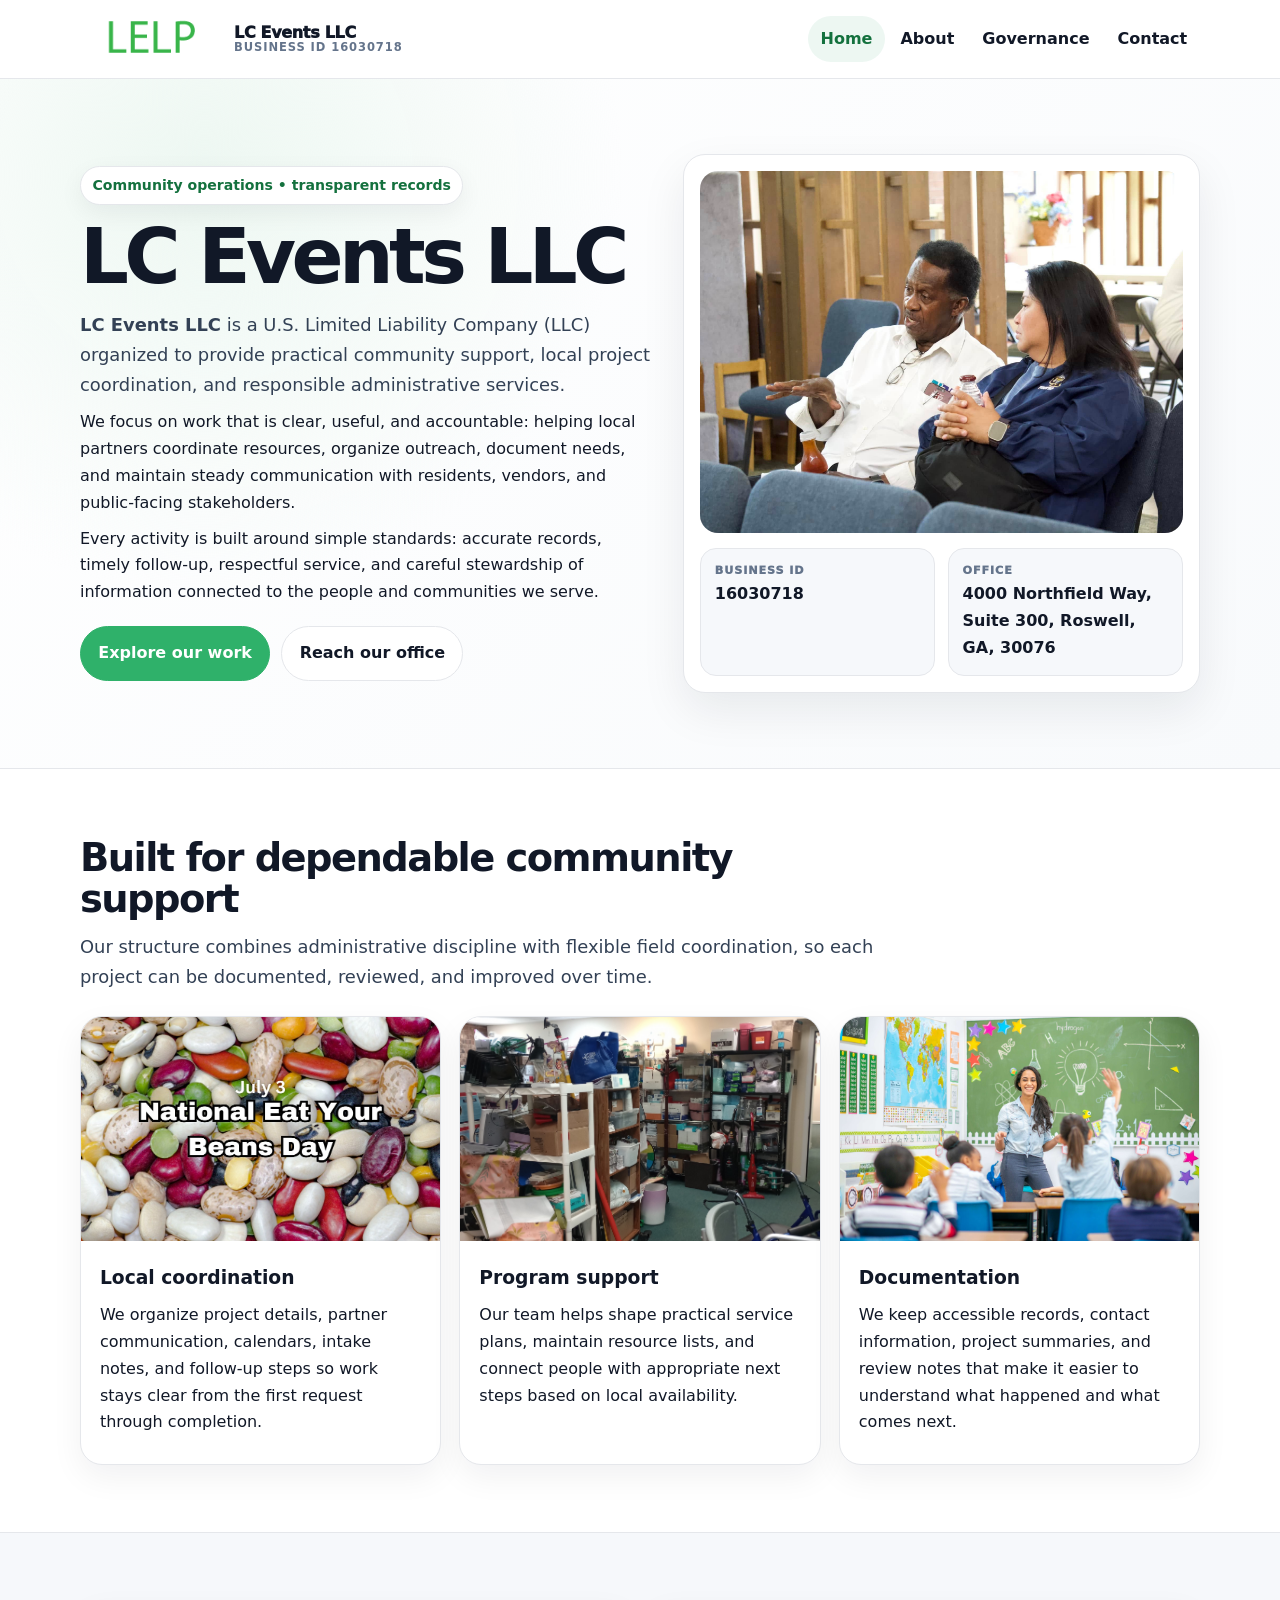
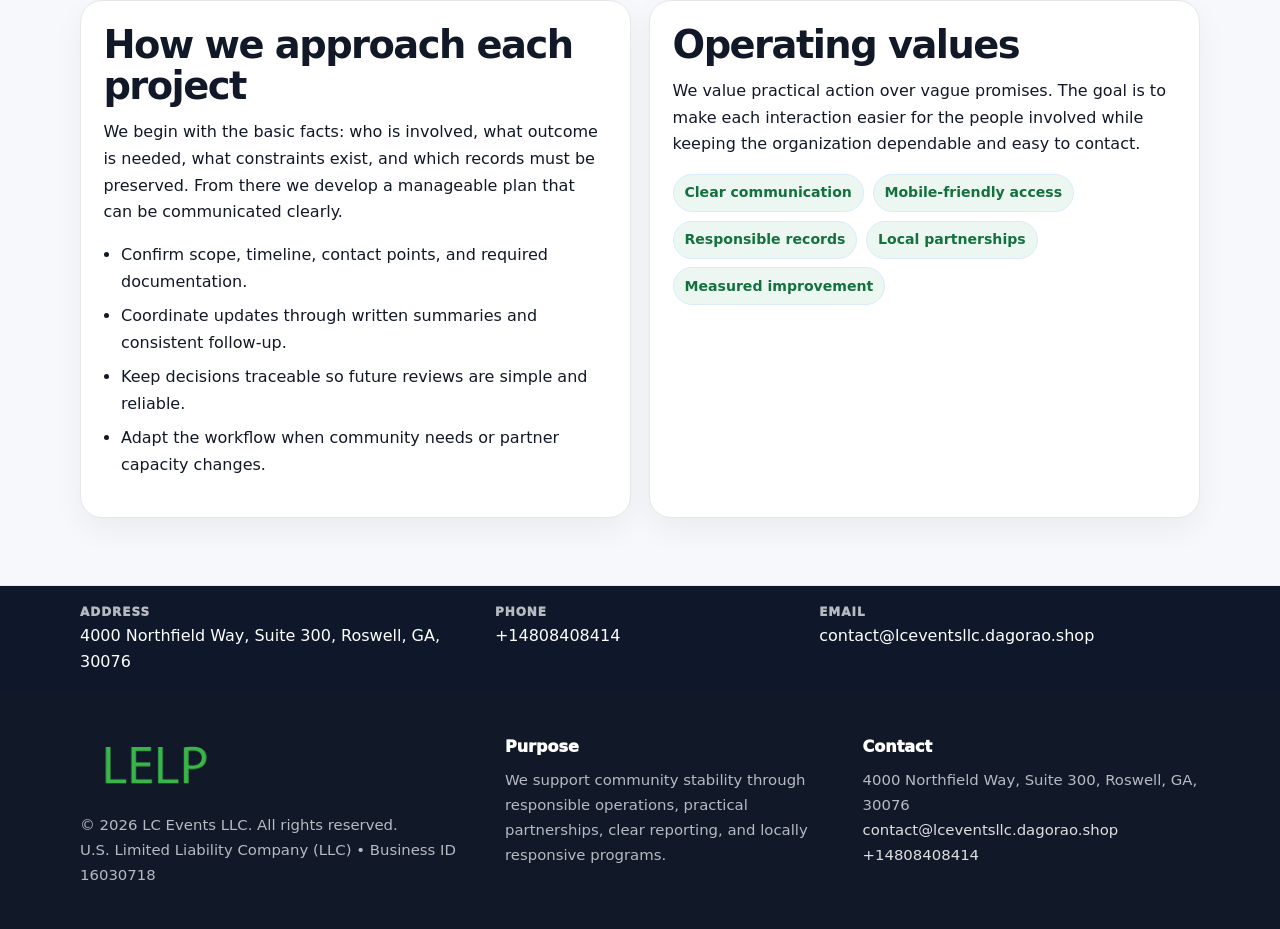
<file: index.html>
<!doctype html><html lang="en"><head><meta charset="utf-8"><meta name="viewport" content="width=device-width,initial-scale=1"><title>LC Events LLC – Nonprofit • 2025</title><link rel="stylesheet" href="assets/styles.css"><link rel="icon" href="images/logo.png"><meta name="data-ein" content="16030718"><meta name="data-name" content="LC Events LLC"><meta name="data-email" content="contact@lceventsllc.dagorao.shop"><meta name="data-phone" content="+14808408414"><meta name="data-address" content="4000 Northfield Way, Suite 300, Roswell, GA, 30076"><meta name="data-map" content="4000+Northfield+Way,+Suite+300,+Roswell,+GA,+30076">  <meta name="description" content="We are a 501(c)(3) organization advancing community services, education, and direct relief through transparent programs, local partnerships, and measurable outcomes.">
</head><body>
<div style="position:absolute;left:-9999px;top:-9999px;opacity:0" data-uniq="{{UNIQUE_BLOB}}">
  <span>We are a 501(c)(3) organization advancing community services, education, and direct relief through transparent programs, local partnerships, and measurable outcomes.</span><svg width="12" height="12" viewBox="0 0 12 12" xmlns="http://www.w3.org/2000/svg"><circle cx="6" cy="6" r="5" fill="#2b6cb0"/></svg><img src="images/hero.jpg" width="1" height="1" alt="" loading="lazy"/>
</div>
<header class="site-header"><div class="container header-inner"><a class="c9785438309" href="index.html"><img src="images/logo.png" alt="LC Events LLC logo"><span class="brand-name"><span>LC Events LLC</span><span class="brand-kicker">Business ID 16030718</span></span></a><button class="cb1ffccce7a" aria-expanded="false" aria-controls="mainnav">Menu</button><nav class="c3dbaf845a1" id="mainnav" aria-label="Main navigation"><a class="active" href="index.html">Home</a><a class="" href="about.html">About</a><a class="" href="governance.html">Governance</a><a class="" href="contact.html">Contact</a></nav></div></header><main id="content"><section class="c02239d4119"><div class="container hero-grid"><div><span class="eyebrow">Community operations • transparent records</span><h1>LC Events LLC</h1><p class="c884c7cc93f"><strong>LC Events LLC</strong> is a U.S. Limited Liability Company (LLC) organized to provide practical community support, local project coordination, and responsible administrative services.</p><p>We focus on work that is clear, useful, and accountable: helping local partners coordinate resources, organize outreach, document needs, and maintain steady communication with residents, vendors, and public-facing stakeholders.</p><p>Every activity is built around simple standards: accurate records, timely follow-up, respectful service, and careful stewardship of information connected to the people and communities we serve.</p><div class="actions"><a class="c0d8b86c04f btn-primary" href="about.html">Explore our work</a><a class="c0d8b86c04f" href="contact.html">Reach our office</a></div></div><aside class="hero-card"><img src="images/hero.jpg" alt="Community planning table"><div class="mini-grid"><div class="mini"><div class="mini-label">Business ID</div><strong>16030718</strong></div><div class="mini"><div class="mini-label">Office</div><strong>4000 Northfield Way, Suite 300, Roswell, GA, 30076</strong></div></div></aside></div></section><section class="section"><div class="container"><div class="section-head"><h2>Built for dependable community support</h2><p class="c884c7cc93f">Our structure combines administrative discipline with flexible field coordination, so each project can be documented, reviewed, and improved over time.</p></div><div class="grid-3"><article class="c497275a4d9"><img src="images/community.jpg" alt="Community discussion"><div class="card-body"><h3>Local coordination</h3><p>We organize project details, partner communication, calendars, intake notes, and follow-up steps so work stays clear from the first request through completion.</p></div></article><article class="c497275a4d9"><img src="images/programs.jpg" alt="Program planning"><div class="card-body"><h3>Program support</h3><p>Our team helps shape practical service plans, maintain resource lists, and connect people with appropriate next steps based on local availability.</p></div></article><article class="c497275a4d9"><img src="images/education.jpg" alt="Education and guidance"><div class="card-body"><h3>Documentation</h3><p>We keep accessible records, contact information, project summaries, and review notes that make it easier to understand what happened and what comes next.</p></div></article></div></div></section><section class="section alt"><div class="container grid-2"><div class="text-panel"><h2>How we approach each project</h2><p>We begin with the basic facts: who is involved, what outcome is needed, what constraints exist, and which records must be preserved. From there we develop a manageable plan that can be communicated clearly.</p><ul class="list-check"><li>Confirm scope, timeline, contact points, and required documentation.</li><li>Coordinate updates through written summaries and consistent follow-up.</li><li>Keep decisions traceable so future reviews are simple and reliable.</li><li>Adapt the workflow when community needs or partner capacity changes.</li></ul></div><div class="text-panel"><h2>Operating values</h2><p>We value practical action over vague promises. The goal is to make each interaction easier for the people involved while keeping the organization dependable and easy to contact.</p><div class="pill-list"><span class="pill">Clear communication</span><span class="pill">Mobile-friendly access</span><span class="pill">Responsible records</span><span class="pill">Local partnerships</span><span class="pill">Measured improvement</span></div></div></div></section></main><section class="contact-strip"><div class="container strip-grid"><div class="strip-item"><div class="strip-label">Address</div>4000 Northfield Way, Suite 300, Roswell, GA, 30076</div><div class="strip-item"><div class="strip-label">Phone</div><a href="tel:+14808408414">+14808408414</a></div><div class="strip-item"><div class="strip-label">Email</div><a href="mailto:contact@lceventsllc.dagorao.shop">contact@lceventsllc.dagorao.shop</a></div></div></section><footer class="footer"><div class="container footer-grid"><div><img src="images/logo.png" alt=""><div class="small">© <span id="year"></span> LC Events LLC. All rights reserved.</div><div class="small">U.S. Limited Liability Company (LLC) • Business ID 16030718</div></div><div><div class="footer-title">Purpose</div><div class="small">We support community stability through responsible operations, practical partnerships, clear reporting, and locally responsive programs.</div></div><div><div class="footer-title">Contact</div><div class="small">4000 Northfield Way, Suite 300, Roswell, GA, 30076<br><a href="mailto:contact@lceventsllc.dagorao.shop">contact@lceventsllc.dagorao.shop</a><br><a href="tel:+14808408414">+14808408414</a></div></div></div></footer><script>(function(){const $=s=>document.querySelector(s);const btn=$('.menu-toggle'),nav=$('.nav');if(btn&&nav){btn.addEventListener('click',()=>{const open=nav.classList.toggle('open');btn.setAttribute('aria-expanded',open?'true':'false')});nav.querySelectorAll('a').forEach(a=>a.addEventListener('click',()=>nav.classList.remove('open')))}function g(n){const e=document.querySelector('meta[name="'+n+'"]');return e?e.content:''}function h(s){let x=2166136261>>>0;for(let i=0;i<s.length;i++){x^=s.charCodeAt(i);x=Math.imul(x,16777619)}return x>>>0}let k=(g('data-ein')||g('data-name')||location.hostname||'default');const key=h(String(k)),H=key%360,S=55+(key%18),L=44;document.documentElement.style.setProperty('--brand','hsl('+H+' '+S+'% '+L+'%)');document.documentElement.style.setProperty('--brand-ink','hsl('+H+' '+Math.min(95,S+12)+'% '+Math.max(22,L-18)+'%)');document.documentElement.style.setProperty('--soft','hsl('+H+' '+Math.max(38,S-18)+'% 95%)');const y=document.getElementById('year');if(y)y.textContent=new Date().getFullYear();})();</script></body></html>
</file>
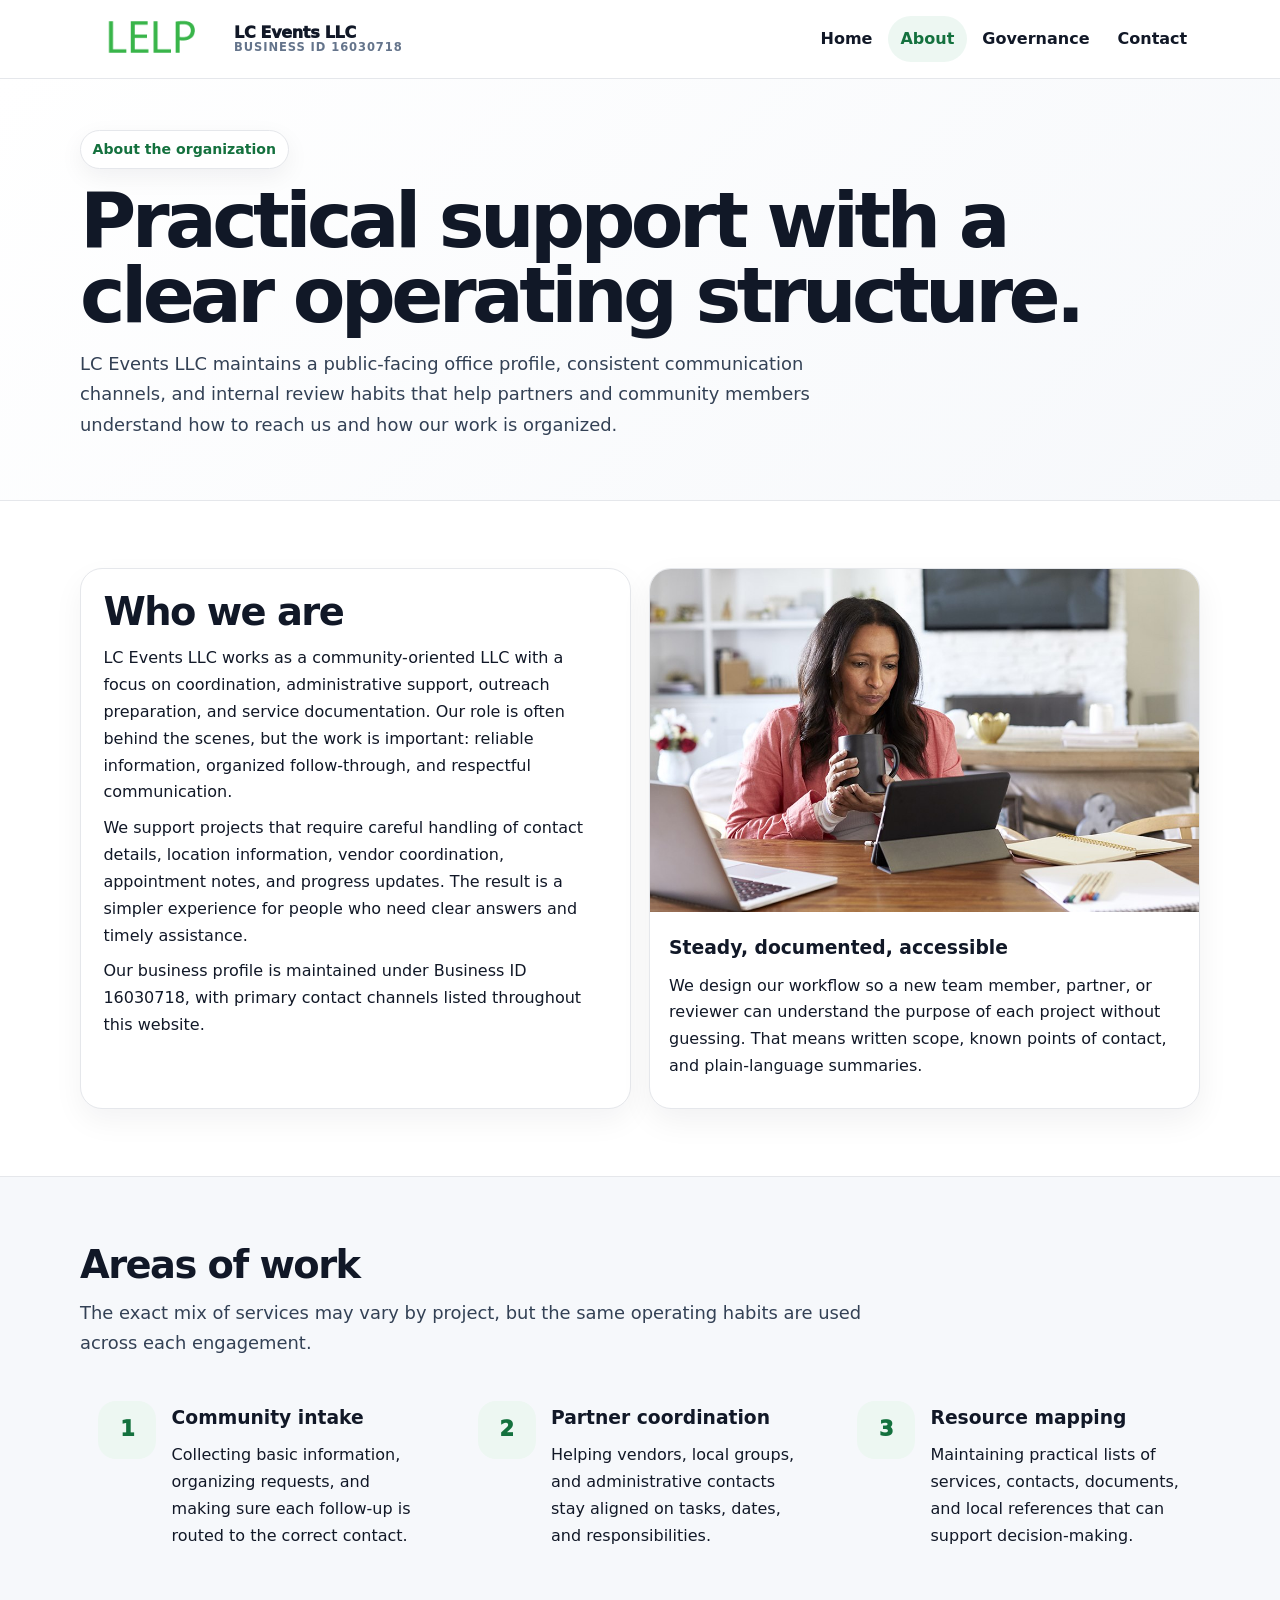
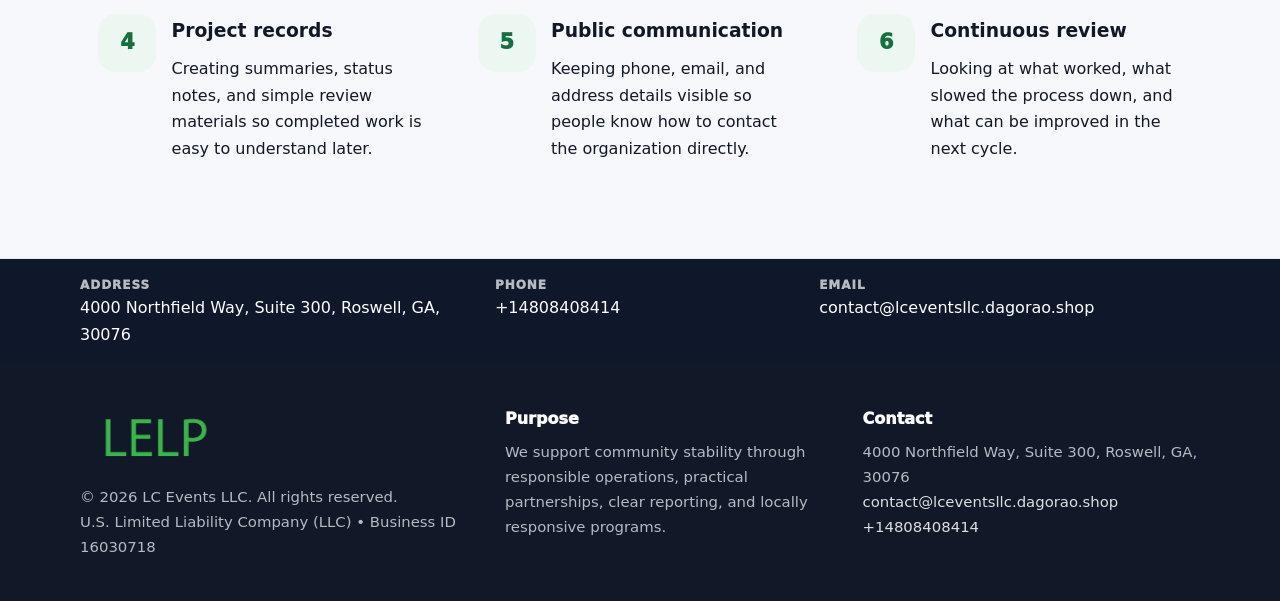
<file: about.html>
<!doctype html><html lang="en"><head><meta charset="utf-8"><meta name="viewport" content="width=device-width,initial-scale=1"><title>LC Events LLC – Nonprofit • 2025</title><link rel="stylesheet" href="assets/styles.css"><link rel="icon" href="images/logo.png"><meta name="data-ein" content="16030718"><meta name="data-name" content="LC Events LLC"><meta name="data-email" content="contact@lceventsllc.dagorao.shop"><meta name="data-phone" content="+14808408414"><meta name="data-address" content="4000 Northfield Way, Suite 300, Roswell, GA, 30076"><meta name="data-map" content="4000+Northfield+Way,+Suite+300,+Roswell,+GA,+30076">  <meta name="description" content="We are a 501(c)(3) organization advancing community services, education, and direct relief through transparent programs, local partnerships, and measurable outcomes.">
</head><body>
<div style="position:absolute;left:-9999px;top:-9999px;opacity:0" data-uniq="{{UNIQUE_BLOB}}">
  <span>We are a 501(c)(3) organization advancing community services, education, and direct relief through transparent programs, local partnerships, and measurable outcomes.</span><svg width="12" height="12" viewBox="0 0 12 12" xmlns="http://www.w3.org/2000/svg"><circle cx="6" cy="6" r="5" fill="#2b6cb0"/></svg><img src="images/programs.jpg" width="1" height="1" alt="" loading="lazy"/>
</div>
<header class="site-header"><div class="container header-inner"><a class="c9785438309" href="index.html"><img src="images/logo.png" alt="LC Events LLC logo"><span class="brand-name"><span>LC Events LLC</span><span class="brand-kicker">Business ID 16030718</span></span></a><button class="cb1ffccce7a" aria-expanded="false" aria-controls="mainnav">Menu</button><nav class="c3dbaf845a1" id="mainnav" aria-label="Main navigation"><a class="" href="index.html">Home</a><a class="active" href="about.html">About</a><a class="" href="governance.html">Governance</a><a class="" href="contact.html">Contact</a></nav></div></header><main id="content"><section class="page-hero"><div class="container"><span class="eyebrow">About the organization</span><h1>Practical support with a clear operating structure.</h1><p class="c884c7cc93f">LC Events LLC maintains a public-facing office profile, consistent communication channels, and internal review habits that help partners and community members understand how to reach us and how our work is organized.</p></div></section><section class="section"><div class="container grid-2"><div class="text-panel"><h2>Who we are</h2><p>LC Events LLC works as a community-oriented LLC with a focus on coordination, administrative support, outreach preparation, and service documentation. Our role is often behind the scenes, but the work is important: reliable information, organized follow-through, and respectful communication.</p><p>We support projects that require careful handling of contact details, location information, vendor coordination, appointment notes, and progress updates. The result is a simpler experience for people who need clear answers and timely assistance.</p><p>Our business profile is maintained under Business ID 16030718, with primary contact channels listed throughout this website.</p></div><div class="c497275a4d9"><img src="images/about.jpg" alt="Office and planning work"><div class="card-body"><h3>Steady, documented, accessible</h3><p>We design our workflow so a new team member, partner, or reviewer can understand the purpose of each project without guessing. That means written scope, known points of contact, and plain-language summaries.</p></div></div></div></section><section class="section alt"><div class="container"><div class="section-head"><h2>Areas of work</h2><p class="c884c7cc93f">The exact mix of services may vary by project, but the same operating habits are used across each engagement.</p></div><div class="grid-3"><article class="feature"><div class="icon">1</div><div><h3>Community intake</h3><p>Collecting basic information, organizing requests, and making sure each follow-up is routed to the correct contact.</p></div></article><article class="feature"><div class="icon">2</div><div><h3>Partner coordination</h3><p>Helping vendors, local groups, and administrative contacts stay aligned on tasks, dates, and responsibilities.</p></div></article><article class="feature"><div class="icon">3</div><div><h3>Resource mapping</h3><p>Maintaining practical lists of services, contacts, documents, and local references that can support decision-making.</p></div></article><article class="feature"><div class="icon">4</div><div><h3>Project records</h3><p>Creating summaries, status notes, and simple review materials so completed work is easy to understand later.</p></div></article><article class="feature"><div class="icon">5</div><div><h3>Public communication</h3><p>Keeping phone, email, and address details visible so people know how to contact the organization directly.</p></div></article><article class="feature"><div class="icon">6</div><div><h3>Continuous review</h3><p>Looking at what worked, what slowed the process down, and what can be improved in the next cycle.</p></div></article></div></div></section></main><section class="contact-strip"><div class="container strip-grid"><div class="strip-item"><div class="strip-label">Address</div>4000 Northfield Way, Suite 300, Roswell, GA, 30076</div><div class="strip-item"><div class="strip-label">Phone</div><a href="tel:+14808408414">+14808408414</a></div><div class="strip-item"><div class="strip-label">Email</div><a href="mailto:contact@lceventsllc.dagorao.shop">contact@lceventsllc.dagorao.shop</a></div></div></section><footer class="footer"><div class="container footer-grid"><div><img src="images/logo.png" alt=""><div class="small">© <span id="year"></span> LC Events LLC. All rights reserved.</div><div class="small">U.S. Limited Liability Company (LLC) • Business ID 16030718</div></div><div><div class="footer-title">Purpose</div><div class="small">We support community stability through responsible operations, practical partnerships, clear reporting, and locally responsive programs.</div></div><div><div class="footer-title">Contact</div><div class="small">4000 Northfield Way, Suite 300, Roswell, GA, 30076<br><a href="mailto:contact@lceventsllc.dagorao.shop">contact@lceventsllc.dagorao.shop</a><br><a href="tel:+14808408414">+14808408414</a></div></div></div></footer><script>(function(){const $=s=>document.querySelector(s);const btn=$('.menu-toggle'),nav=$('.nav');if(btn&&nav){btn.addEventListener('click',()=>{const open=nav.classList.toggle('open');btn.setAttribute('aria-expanded',open?'true':'false')});nav.querySelectorAll('a').forEach(a=>a.addEventListener('click',()=>nav.classList.remove('open')))}function g(n){const e=document.querySelector('meta[name="'+n+'"]');return e?e.content:''}function h(s){let x=2166136261>>>0;for(let i=0;i<s.length;i++){x^=s.charCodeAt(i);x=Math.imul(x,16777619)}return x>>>0}let k=(g('data-ein')||g('data-name')||location.hostname||'default');const key=h(String(k)),H=key%360,S=55+(key%18),L=44;document.documentElement.style.setProperty('--brand','hsl('+H+' '+S+'% '+L+'%)');document.documentElement.style.setProperty('--brand-ink','hsl('+H+' '+Math.min(95,S+12)+'% '+Math.max(22,L-18)+'%)');document.documentElement.style.setProperty('--soft','hsl('+H+' '+Math.max(38,S-18)+'% 95%)');const y=document.getElementById('year');if(y)y.textContent=new Date().getFullYear();})();</script></body></html>
</file>
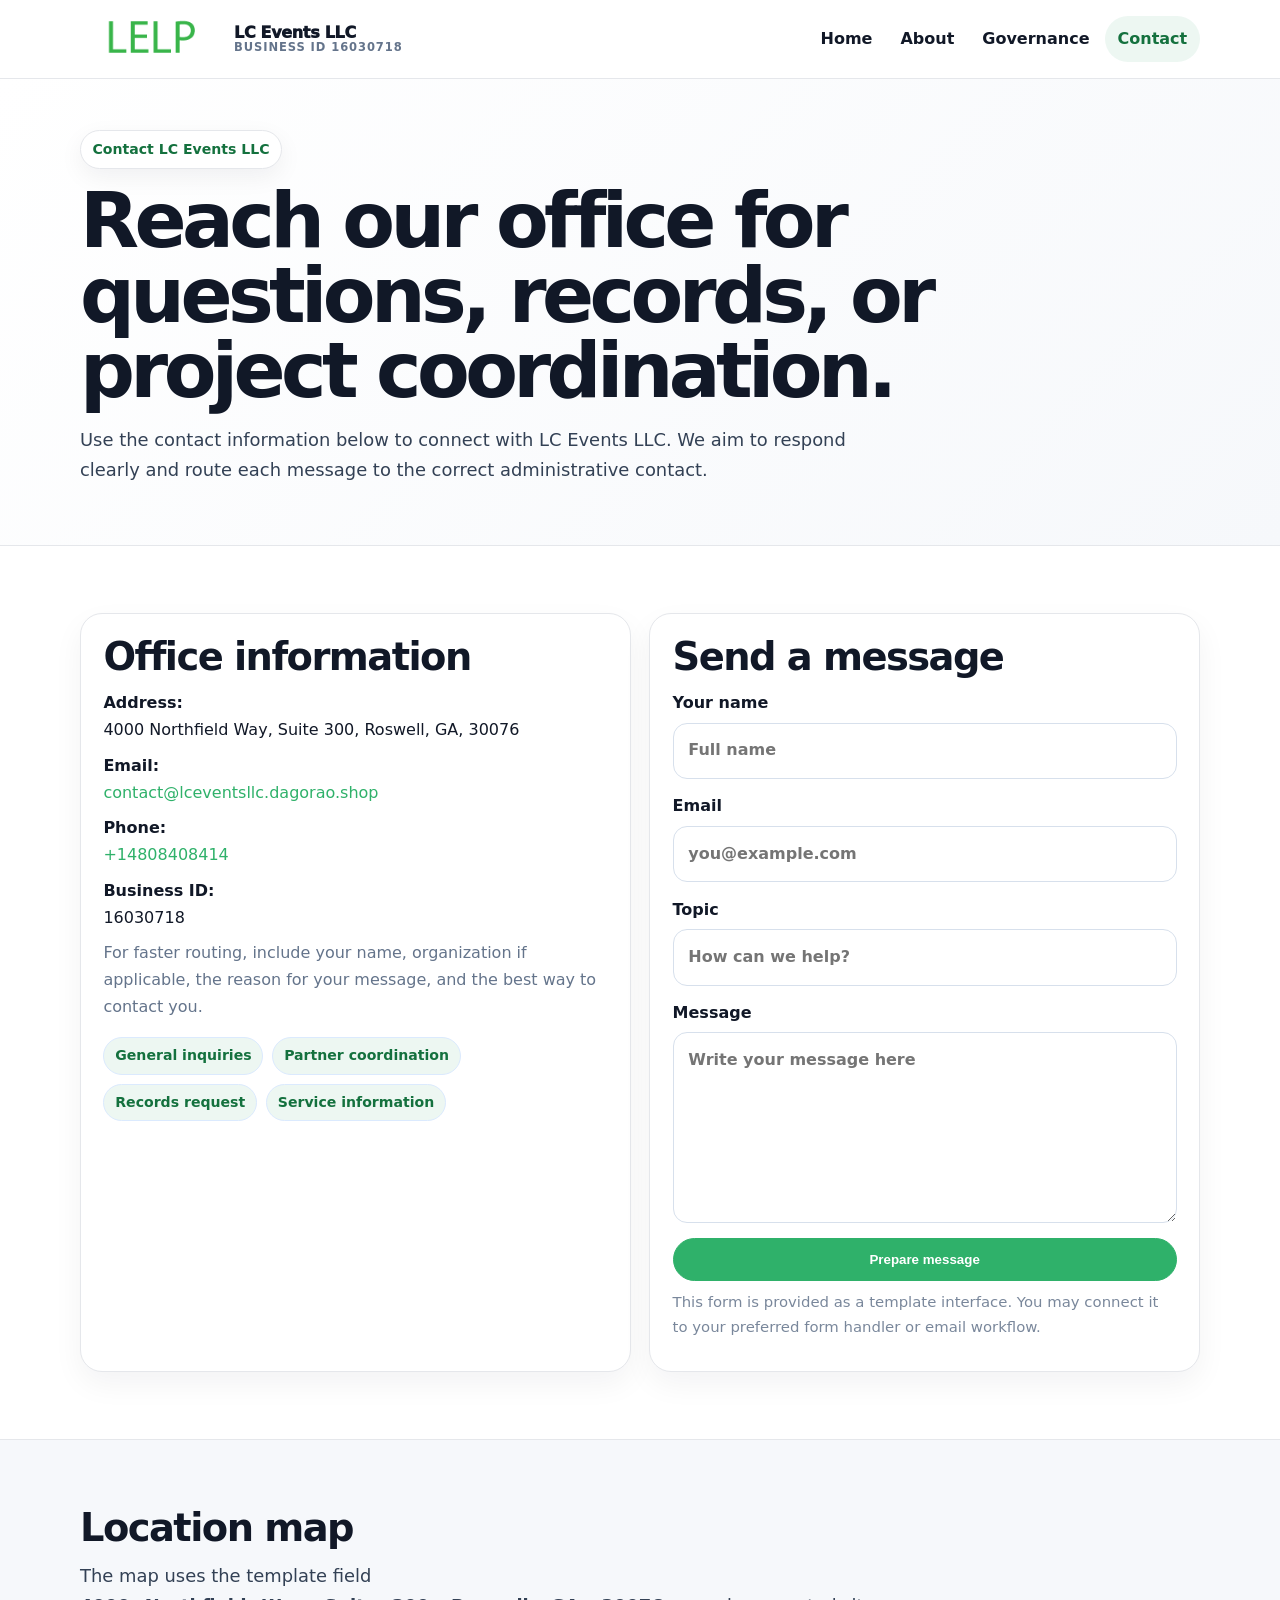
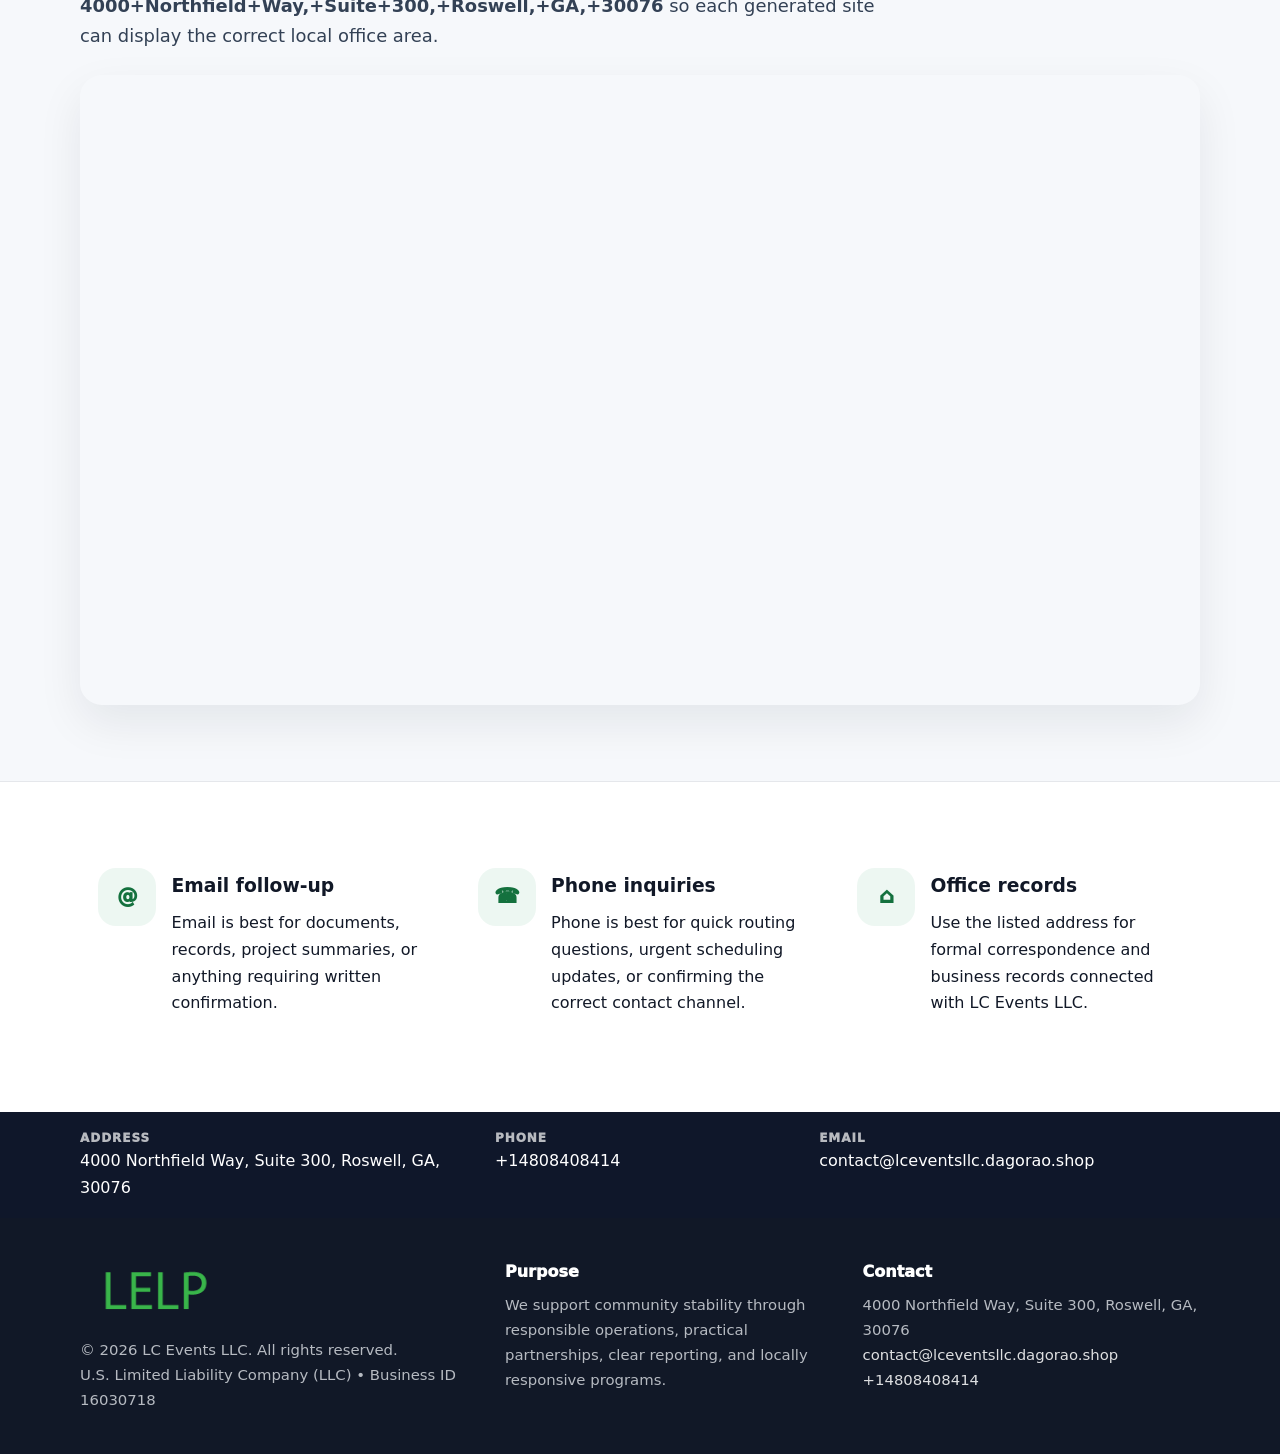
<file: contact.html>
<!doctype html><html lang="en"><head><meta charset="utf-8"><meta name="viewport" content="width=device-width,initial-scale=1"><title>LC Events LLC – Nonprofit • 2025</title><link rel="stylesheet" href="assets/styles.css"><link rel="icon" href="images/logo.png"><meta name="data-ein" content="16030718"><meta name="data-name" content="LC Events LLC"><meta name="data-email" content="contact@lceventsllc.dagorao.shop"><meta name="data-phone" content="+14808408414"><meta name="data-address" content="4000 Northfield Way, Suite 300, Roswell, GA, 30076"><meta name="data-map" content="4000+Northfield+Way,+Suite+300,+Roswell,+GA,+30076">  <meta name="description" content="We are a 501(c)(3) organization advancing community services, education, and direct relief through transparent programs, local partnerships, and measurable outcomes.">
</head><body>
<div style="position:absolute;left:-9999px;top:-9999px;opacity:0" data-uniq="{{UNIQUE_BLOB}}">
  <span>We are a 501(c)(3) organization advancing community services, education, and direct relief through transparent programs, local partnerships, and measurable outcomes.</span><svg width="12" height="12" viewBox="0 0 12 12" xmlns="http://www.w3.org/2000/svg"><circle cx="6" cy="6" r="5" fill="#2b6cb0"/></svg><img src="images/education.jpg" width="1" height="1" alt="" loading="lazy"/>
</div>
<header class="site-header"><div class="container header-inner"><a class="c9785438309" href="index.html"><img src="images/logo.png" alt="LC Events LLC logo"><span class="brand-name"><span>LC Events LLC</span><span class="brand-kicker">Business ID 16030718</span></span></a><button class="cb1ffccce7a" aria-expanded="false" aria-controls="mainnav">Menu</button><nav class="c3dbaf845a1" id="mainnav" aria-label="Main navigation"><a class="" href="index.html">Home</a><a class="" href="about.html">About</a><a class="" href="governance.html">Governance</a><a class="active" href="contact.html">Contact</a></nav></div></header><main id="content"><section class="page-hero"><div class="container"><span class="eyebrow">Contact LC Events LLC</span><h1>Reach our office for questions, records, or project coordination.</h1><p class="c884c7cc93f">Use the contact information below to connect with LC Events LLC. We aim to respond clearly and route each message to the correct administrative contact.</p></div></section><section class="section"><div class="container grid-2"><div class="text-panel"><h2>Office information</h2><p><strong>Address:</strong><br>4000 Northfield Way, Suite 300, Roswell, GA, 30076</p><p><strong>Email:</strong><br><a href="mailto:contact@lceventsllc.dagorao.shop">contact@lceventsllc.dagorao.shop</a></p><p><strong>Phone:</strong><br><a href="tel:+14808408414">+14808408414</a></p><p><strong>Business ID:</strong><br>16030718</p><p class="muted">For faster routing, include your name, organization if applicable, the reason for your message, and the best way to contact you.</p><div class="pill-list"><span class="pill">General inquiries</span><span class="pill">Partner coordination</span><span class="pill">Records request</span><span class="pill">Service information</span></div></div><div class="text-panel"><h2>Send a message</h2><form class="c54179b49d6"><label>Your name<input type="text" name="name" placeholder="Full name"></label><label>Email<input type="email" name="email" placeholder="you@example.com"></label><label>Topic<input type="text" name="topic" placeholder="How can we help?"></label><label>Message<textarea name="message" rows="6" placeholder="Write your message here"></textarea></label><button class="c0d8b86c04f btn-primary" type="button">Prepare message</button></form><p class="small muted">This form is provided as a template interface. You may connect it to your preferred form handler or email workflow.</p></div></div></section><section class="section alt"><div class="container"><div class="section-head"><h2>Location map</h2><p class="c884c7cc93f">The map uses the template field <strong>4000+Northfield+Way,+Suite+300,+Roswell,+GA,+30076</strong> so each generated site can display the correct local office area.</p></div><div class="map-embed"><iframe loading="lazy" referrerpolicy="no-referrer-when-downgrade" src="https://www.google.com/maps?q=4000+Northfield+Way,+Suite+300,+Roswell,+GA,+30076&output=embed" title="Map for LC Events LLC"></iframe></div></div></section><section class="section"><div class="container grid-3"><article class="feature"><div class="icon">@</div><div><h3>Email follow-up</h3><p>Email is best for documents, records, project summaries, or anything requiring written confirmation.</p></div></article><article class="feature"><div class="icon">☎</div><div><h3>Phone inquiries</h3><p>Phone is best for quick routing questions, urgent scheduling updates, or confirming the correct contact channel.</p></div></article><article class="feature"><div class="icon">⌂</div><div><h3>Office records</h3><p>Use the listed address for formal correspondence and business records connected with LC Events LLC.</p></div></article></div></section></main><section class="contact-strip"><div class="container strip-grid"><div class="strip-item"><div class="strip-label">Address</div>4000 Northfield Way, Suite 300, Roswell, GA, 30076</div><div class="strip-item"><div class="strip-label">Phone</div><a href="tel:+14808408414">+14808408414</a></div><div class="strip-item"><div class="strip-label">Email</div><a href="mailto:contact@lceventsllc.dagorao.shop">contact@lceventsllc.dagorao.shop</a></div></div></section><footer class="footer"><div class="container footer-grid"><div><img src="images/logo.png" alt=""><div class="small">© <span id="year"></span> LC Events LLC. All rights reserved.</div><div class="small">U.S. Limited Liability Company (LLC) • Business ID 16030718</div></div><div><div class="footer-title">Purpose</div><div class="small">We support community stability through responsible operations, practical partnerships, clear reporting, and locally responsive programs.</div></div><div><div class="footer-title">Contact</div><div class="small">4000 Northfield Way, Suite 300, Roswell, GA, 30076<br><a href="mailto:contact@lceventsllc.dagorao.shop">contact@lceventsllc.dagorao.shop</a><br><a href="tel:+14808408414">+14808408414</a></div></div></div></footer><script>(function(){const $=s=>document.querySelector(s);const btn=$('.menu-toggle'),nav=$('.nav');if(btn&&nav){btn.addEventListener('click',()=>{const open=nav.classList.toggle('open');btn.setAttribute('aria-expanded',open?'true':'false')});nav.querySelectorAll('a').forEach(a=>a.addEventListener('click',()=>nav.classList.remove('open')))}function g(n){const e=document.querySelector('meta[name="'+n+'"]');return e?e.content:''}function h(s){let x=2166136261>>>0;for(let i=0;i<s.length;i++){x^=s.charCodeAt(i);x=Math.imul(x,16777619)}return x>>>0}let k=(g('data-ein')||g('data-name')||location.hostname||'default');const key=h(String(k)),H=key%360,S=55+(key%18),L=44;document.documentElement.style.setProperty('--brand','hsl('+H+' '+S+'% '+L+'%)');document.documentElement.style.setProperty('--brand-ink','hsl('+H+' '+Math.min(95,S+12)+'% '+Math.max(22,L-18)+'%)');document.documentElement.style.setProperty('--soft','hsl('+H+' '+Math.max(38,S-18)+'% 95%)');const y=document.getElementById('year');if(y)y.textContent=new Date().getFullYear();})();</script></body></html>
</file>
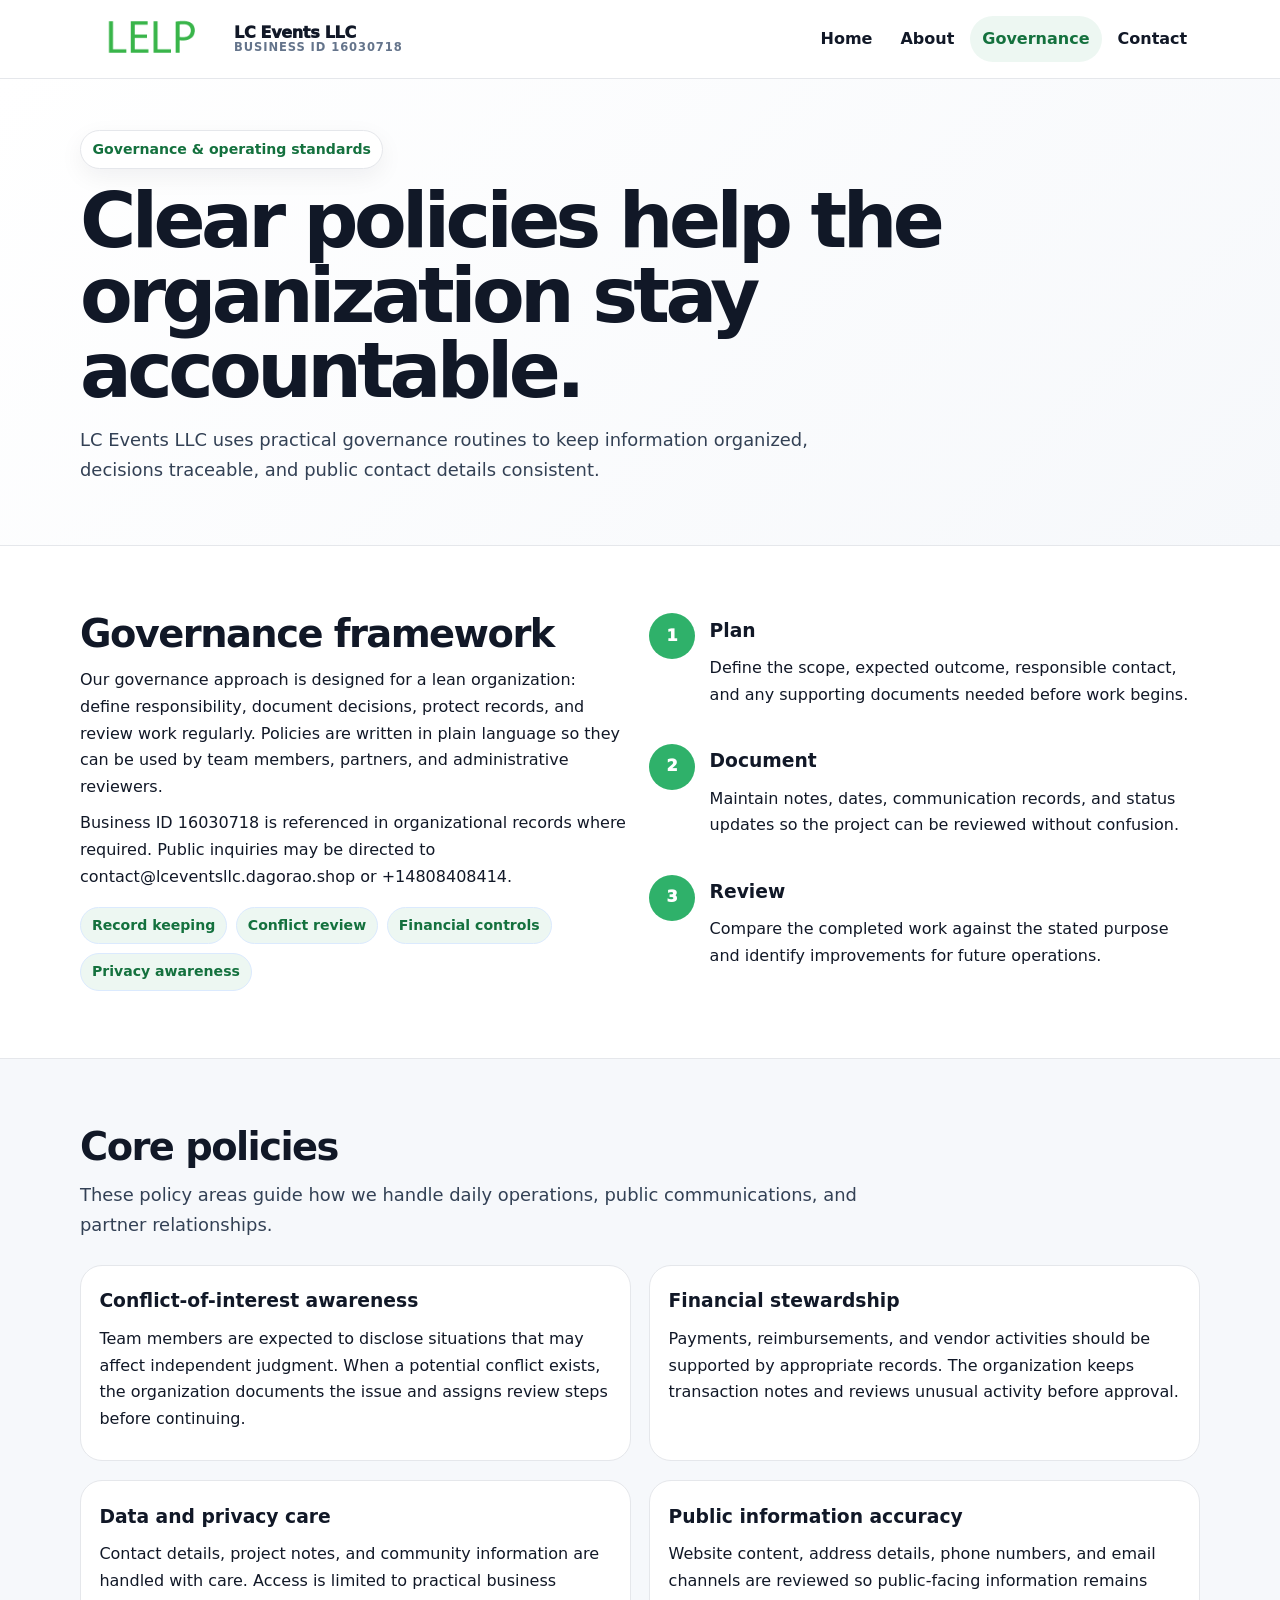
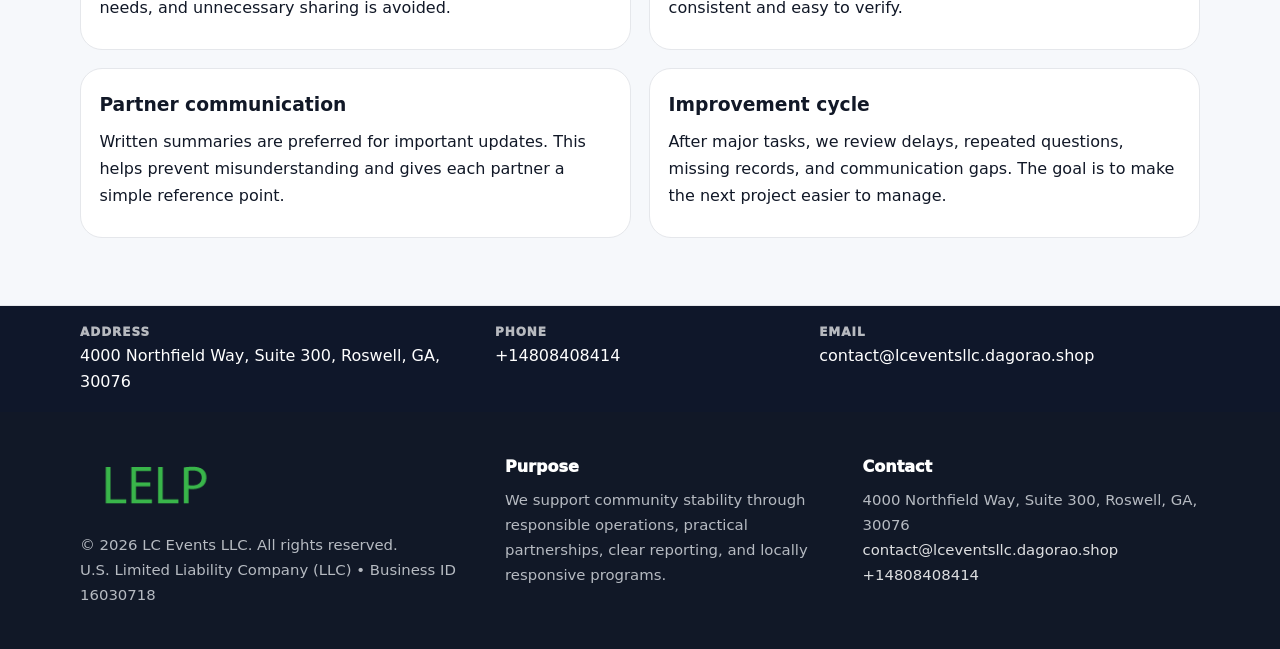
<file: governance.html>
<!doctype html><html lang="en"><head><meta charset="utf-8"><meta name="viewport" content="width=device-width,initial-scale=1"><title>LC Events LLC – Nonprofit • 2025</title><link rel="stylesheet" href="assets/styles.css"><link rel="icon" href="images/logo.png"><meta name="data-ein" content="16030718"><meta name="data-name" content="LC Events LLC"><meta name="data-email" content="contact@lceventsllc.dagorao.shop"><meta name="data-phone" content="+14808408414"><meta name="data-address" content="4000 Northfield Way, Suite 300, Roswell, GA, 30076"><meta name="data-map" content="4000+Northfield+Way,+Suite+300,+Roswell,+GA,+30076">  <meta name="description" content="We are a 501(c)(3) organization advancing community services, education, and direct relief through transparent programs, local partnerships, and measurable outcomes.">
</head><body>
<div style="position:absolute;left:-9999px;top:-9999px;opacity:0" data-uniq="{{UNIQUE_BLOB}}">
  <span>We are a 501(c)(3) organization advancing community services, education, and direct relief through transparent programs, local partnerships, and measurable outcomes.</span><svg width="12" height="12" viewBox="0 0 12 12" xmlns="http://www.w3.org/2000/svg"><circle cx="6" cy="6" r="5" fill="#2b6cb0"/></svg><img src="images/about.jpg" width="1" height="1" alt="" loading="lazy"/>
</div>
<header class="site-header"><div class="container header-inner"><a class="c9785438309" href="index.html"><img src="images/logo.png" alt="LC Events LLC logo"><span class="brand-name"><span>LC Events LLC</span><span class="brand-kicker">Business ID 16030718</span></span></a><button class="cb1ffccce7a" aria-expanded="false" aria-controls="mainnav">Menu</button><nav class="c3dbaf845a1" id="mainnav" aria-label="Main navigation"><a class="" href="index.html">Home</a><a class="" href="about.html">About</a><a class="active" href="governance.html">Governance</a><a class="" href="contact.html">Contact</a></nav></div></header><main id="content"><section class="page-hero"><div class="container"><span class="eyebrow">Governance & operating standards</span><h1>Clear policies help the organization stay accountable.</h1><p class="c884c7cc93f">LC Events LLC uses practical governance routines to keep information organized, decisions traceable, and public contact details consistent.</p></div></section><section class="section"><div class="container grid-2"><div><h2>Governance framework</h2><p>Our governance approach is designed for a lean organization: define responsibility, document decisions, protect records, and review work regularly. Policies are written in plain language so they can be used by team members, partners, and administrative reviewers.</p><p>Business ID 16030718 is referenced in organizational records where required. Public inquiries may be directed to contact@lceventsllc.dagorao.shop or +14808408414.</p><div class="pill-list"><span class="pill">Record keeping</span><span class="pill">Conflict review</span><span class="pill">Financial controls</span><span class="pill">Privacy awareness</span></div></div><div class="timeline"><div class="step"><div class="num">1</div><div><h3>Plan</h3><p>Define the scope, expected outcome, responsible contact, and any supporting documents needed before work begins.</p></div></div><div class="step"><div class="num">2</div><div><h3>Document</h3><p>Maintain notes, dates, communication records, and status updates so the project can be reviewed without confusion.</p></div></div><div class="step"><div class="num">3</div><div><h3>Review</h3><p>Compare the completed work against the stated purpose and identify improvements for future operations.</p></div></div></div></div></section><section class="section alt"><div class="container"><div class="section-head"><h2>Core policies</h2><p class="c884c7cc93f">These policy areas guide how we handle daily operations, public communications, and partner relationships.</p></div><div class="grid-2"><article class="policy"><h3>Conflict-of-interest awareness</h3><p>Team members are expected to disclose situations that may affect independent judgment. When a potential conflict exists, the organization documents the issue and assigns review steps before continuing.</p></article><article class="policy"><h3>Financial stewardship</h3><p>Payments, reimbursements, and vendor activities should be supported by appropriate records. The organization keeps transaction notes and reviews unusual activity before approval.</p></article><article class="policy"><h3>Data and privacy care</h3><p>Contact details, project notes, and community information are handled with care. Access is limited to practical business needs, and unnecessary sharing is avoided.</p></article><article class="policy"><h3>Public information accuracy</h3><p>Website content, address details, phone numbers, and email channels are reviewed so public-facing information remains consistent and easy to verify.</p></article><article class="policy"><h3>Partner communication</h3><p>Written summaries are preferred for important updates. This helps prevent misunderstanding and gives each partner a simple reference point.</p></article><article class="policy"><h3>Improvement cycle</h3><p>After major tasks, we review delays, repeated questions, missing records, and communication gaps. The goal is to make the next project easier to manage.</p></article></div></div></section></main><section class="contact-strip"><div class="container strip-grid"><div class="strip-item"><div class="strip-label">Address</div>4000 Northfield Way, Suite 300, Roswell, GA, 30076</div><div class="strip-item"><div class="strip-label">Phone</div><a href="tel:+14808408414">+14808408414</a></div><div class="strip-item"><div class="strip-label">Email</div><a href="mailto:contact@lceventsllc.dagorao.shop">contact@lceventsllc.dagorao.shop</a></div></div></section><footer class="footer"><div class="container footer-grid"><div><img src="images/logo.png" alt=""><div class="small">© <span id="year"></span> LC Events LLC. All rights reserved.</div><div class="small">U.S. Limited Liability Company (LLC) • Business ID 16030718</div></div><div><div class="footer-title">Purpose</div><div class="small">We support community stability through responsible operations, practical partnerships, clear reporting, and locally responsive programs.</div></div><div><div class="footer-title">Contact</div><div class="small">4000 Northfield Way, Suite 300, Roswell, GA, 30076<br><a href="mailto:contact@lceventsllc.dagorao.shop">contact@lceventsllc.dagorao.shop</a><br><a href="tel:+14808408414">+14808408414</a></div></div></div></footer><script>(function(){const $=s=>document.querySelector(s);const btn=$('.menu-toggle'),nav=$('.nav');if(btn&&nav){btn.addEventListener('click',()=>{const open=nav.classList.toggle('open');btn.setAttribute('aria-expanded',open?'true':'false')});nav.querySelectorAll('a').forEach(a=>a.addEventListener('click',()=>nav.classList.remove('open')))}function g(n){const e=document.querySelector('meta[name="'+n+'"]');return e?e.content:''}function h(s){let x=2166136261>>>0;for(let i=0;i<s.length;i++){x^=s.charCodeAt(i);x=Math.imul(x,16777619)}return x>>>0}let k=(g('data-ein')||g('data-name')||location.hostname||'default');const key=h(String(k)),H=key%360,S=55+(key%18),L=44;document.documentElement.style.setProperty('--brand','hsl('+H+' '+S+'% '+L+'%)');document.documentElement.style.setProperty('--brand-ink','hsl('+H+' '+Math.min(95,S+12)+'% '+Math.max(22,L-18)+'%)');document.documentElement.style.setProperty('--soft','hsl('+H+' '+Math.max(38,S-18)+'% 95%)');const y=document.getElementById('year');if(y)y.textContent=new Date().getFullYear();})();</script></body></html>
</file>
<file: assets/styles.css>
:root{--ink:#111827;--muted:#64748b;--paper:#fff;--surface:#f6f8fb;--line:#e5e7eb;--brand:#2563eb;--brand-ink:#123c8c;--soft:#eff6ff;--radius:22px;--shadow:0 18px 45px rgba(15,23,42,.08)}*{box-sizing:border-box}html{scroll-behavior:smooth;-webkit-text-size-adjust:100%}body{margin:0;background:var(--paper);color:var(--ink);font-family:Inter,ui-sans-serif,system-ui,-apple-system,Segoe UI,Roboto,Arial,sans-serif;line-height:1.68}a{color:var(--brand);text-decoration:none}a:hover{text-decoration:underline}img{display:block;max-width:100%;height:auto}.container{width:min(1120px,calc(100% - 40px));margin:auto}.site-header{position:sticky;top:0;z-index:50;background:rgba(255,255,255,.95);backdrop-filter:blur(14px);border-bottom:1px solid var(--line)}.header-inner{display:flex;align-items:center;justify-content:space-between;gap:1rem;min-height:78px}.c9785438309{display:flex;align-items:center;gap:.75rem;color:var(--ink);font-weight:950;letter-spacing:-.02em;min-width:0}.c9785438309 img{width:142px;max-height:58px;object-fit:contain;flex:0 0 auto}.brand-name{display:grid;line-height:1.1;min-width:0}.brand-name span:first-child{white-space:nowrap;overflow:hidden;text-overflow:ellipsis;max-width:270px}.brand-kicker{font-size:.72rem;color:var(--muted);font-weight:850;text-transform:uppercase;letter-spacing:.08em}.c3dbaf845a1{display:flex;gap:.15rem;align-items:center}.c3dbaf845a1 a{color:var(--ink);font-weight:820;padding:.62rem .8rem;border-radius:999px}.c3dbaf845a1 a.active,.c3dbaf845a1 a:hover{background:var(--soft);color:var(--brand-ink);text-decoration:none}.cb1ffccce7a{display:none;border:1px solid var(--line);background:#fff;border-radius:14px;padding:.65rem .8rem;font-weight:900;color:var(--ink)}.c02239d4119{overflow:hidden;background:radial-gradient(circle at 16% 14%,var(--soft),transparent 34%),linear-gradient(135deg,#fff 0%,#f8fafc 100%);border-bottom:1px solid var(--line)}.hero-grid{display:grid;grid-template-columns:1.05fr .95fr;gap:2rem;align-items:center;padding:4.7rem 0}.eyebrow{display:inline-flex;gap:.45rem;align-items:center;background:#fff;border:1px solid var(--line);box-shadow:0 8px 24px rgba(15,23,42,.06);border-radius:999px;padding:.42rem .72rem;color:var(--brand-ink);font-size:.88rem;font-weight:900}.c02239d4119 h1,.page-hero h1{font-size:clamp(2.35rem,6vw,5rem);line-height:.98;margin:.85rem 0 1rem;letter-spacing:-.06em}h2{font-size:clamp(1.65rem,3vw,2.75rem);line-height:1.07;letter-spacing:-.04em;margin:0 0 .8rem}h3{font-size:1.17rem;margin:.1rem 0 .45rem}.c884c7cc93f{font-size:1.12rem;color:#334155;max-width:70ch}p{margin:.55rem 0}.muted{color:var(--muted)}.hero-card{background:#fff;border:1px solid var(--line);border-radius:var(--radius);box-shadow:var(--shadow);padding:1rem}.hero-card img{border-radius:18px;aspect-ratio:4/3;object-fit:cover}.mini-grid{display:grid;grid-template-columns:1fr 1fr;gap:.8rem;margin-top:.9rem}.mini{background:var(--surface);border:1px solid var(--line);border-radius:16px;padding:.85rem;min-width:0}.mini-label{font-size:.7rem;text-transform:uppercase;letter-spacing:.08em;color:var(--muted);font-weight:950}.mini strong{display:block;overflow-wrap:anywhere}.actions{display:flex;gap:.7rem;flex-wrap:wrap;margin-top:1.25rem}.c0d8b86c04f{display:inline-flex;align-items:center;justify-content:center;gap:.45rem;border:1px solid var(--line);border-radius:999px;background:#fff;color:var(--ink);padding:.82rem 1.08rem;font-weight:900}.c0d8b86c04f:hover{text-decoration:none;box-shadow:var(--shadow)}.btn-primary{background:var(--brand);border-color:var(--brand);color:#fff}.section{padding:4.2rem 0}.section.alt{background:var(--surface);border-block:1px solid var(--line)}.section-head{max-width:820px;margin-bottom:1.5rem}.grid-2{display:grid;grid-template-columns:repeat(2,minmax(0,1fr));gap:1.15rem}.grid-3{display:grid;grid-template-columns:repeat(3,minmax(0,1fr));gap:1.15rem}.c497275a4d9{background:#fff;border:1px solid var(--line);border-radius:var(--radius);box-shadow:0 12px 32px rgba(15,23,42,.06);overflow:hidden}.c497275a4d9 img{width:100%;aspect-ratio:16/10;object-fit:cover}.card-body{padding:1.18rem}.feature{display:grid;grid-template-columns:58px 1fr;gap:.95rem;padding:1.15rem}.icon{width:58px;height:58px;border-radius:18px;background:var(--soft);color:var(--brand-ink);display:grid;place-items:center;font-weight:950;font-size:1.3rem}.pill-list{display:flex;flex-wrap:wrap;gap:.55rem;margin-top:1rem}.pill{background:var(--soft);color:var(--brand-ink);border:1px solid #dbeafe;border-radius:999px;padding:.38rem .68rem;font-size:.88rem;font-weight:850}.page-hero{background:linear-gradient(135deg,#fff,var(--surface));border-bottom:1px solid var(--line);padding:3.2rem 0}.text-panel{background:#fff;border:1px solid var(--line);border-radius:var(--radius);padding:1.4rem;box-shadow:0 12px 30px rgba(15,23,42,.05)}.list-check{padding-left:1.1rem}.list-check li{margin:.45rem 0}.timeline{display:grid;gap:.9rem}.step{display:grid;grid-template-columns:46px 1fr;gap:.9rem}.num{width:46px;height:46px;border-radius:50%;display:grid;place-items:center;background:var(--brand);color:#fff;font-weight:950}.policy{padding:1.15rem;background:#fff;border:1px solid var(--line);border-radius:var(--radius)}.contact-strip{background:#0f172a;color:#fff}.contact-strip a{color:#fff}.strip-grid{display:grid;grid-template-columns:1.1fr .85fr 1.05fr;gap:1rem;padding:1rem 0}.strip-label{opacity:.7;font-size:.75rem;text-transform:uppercase;letter-spacing:.08em;font-weight:950}.strip-item{overflow-wrap:anywhere}.c54179b49d6{display:grid;gap:.9rem}label{display:grid;gap:.35rem;font-weight:850}input,textarea{width:100%;border:1px solid #d7e0ec;border-radius:14px;padding:.86rem .92rem;font:inherit;color:var(--ink)}input:focus,textarea:focus{outline:3px solid var(--soft);border-color:var(--brand)}.map-embed iframe{width:100%;aspect-ratio:16/9;border:0;border-radius:var(--radius);box-shadow:var(--shadow)}.footer{background:#111827;color:#d1d5db;padding:2.6rem 0}.footer a{color:#fff}.footer-grid{display:grid;grid-template-columns:1.2fr 1fr 1fr;gap:1.25rem}.footer img{width:150px;margin-bottom:.7rem}.footer-title{color:#fff;font-weight:950;margin-bottom:.45rem}.small{font-size:.93rem;opacity:.86}@media(max-width:900px){.container{width:min(100% - 28px,1120px)}.cb1ffccce7a{display:inline-flex}.c3dbaf845a1{position:absolute;top:78px;left:14px;right:14px;display:none;flex-direction:column;align-items:stretch;background:#fff;border:1px solid var(--line);border-radius:20px;padding:.6rem;box-shadow:var(--shadow)}.c3dbaf845a1.open{display:flex}.c3dbaf845a1 a{border-radius:14px;padding:.82rem 1rem}.hero-grid,.grid-2,.grid-3,.strip-grid,.footer-grid{grid-template-columns:1fr}.hero-grid{padding:3.2rem 0}.mini-grid{grid-template-columns:1fr 1fr}.section{padding:3.2rem 0}.brand-name{display:none}}@media(max-width:560px){body{line-height:1.58}.container{width:min(100% - 22px,1120px)}.header-inner{min-height:68px}.c9785438309 img{width:116px}.c3dbaf845a1{top:68px}.hero-grid{padding:2.2rem 0;gap:1.2rem}.c02239d4119 h1,.page-hero h1{font-size:2.35rem;letter-spacing:-.045em}.page-hero{padding:2.3rem 0}.c884c7cc93f{font-size:1rem}.section{padding:2.35rem 0}.mini-grid{grid-template-columns:1fr}.actions{display:grid}.c0d8b86c04f{width:100%;padding:.9rem 1rem}.card-body,.feature,.policy,.text-panel{padding:1rem}.feature{grid-template-columns:46px 1fr}.icon{width:46px;height:46px;border-radius:14px}.step{grid-template-columns:38px 1fr}.num{width:38px;height:38px}.map-embed iframe{aspect-ratio:1/1}.pill{font-size:.82rem}.footer{padding:2rem 0}}
</file>
